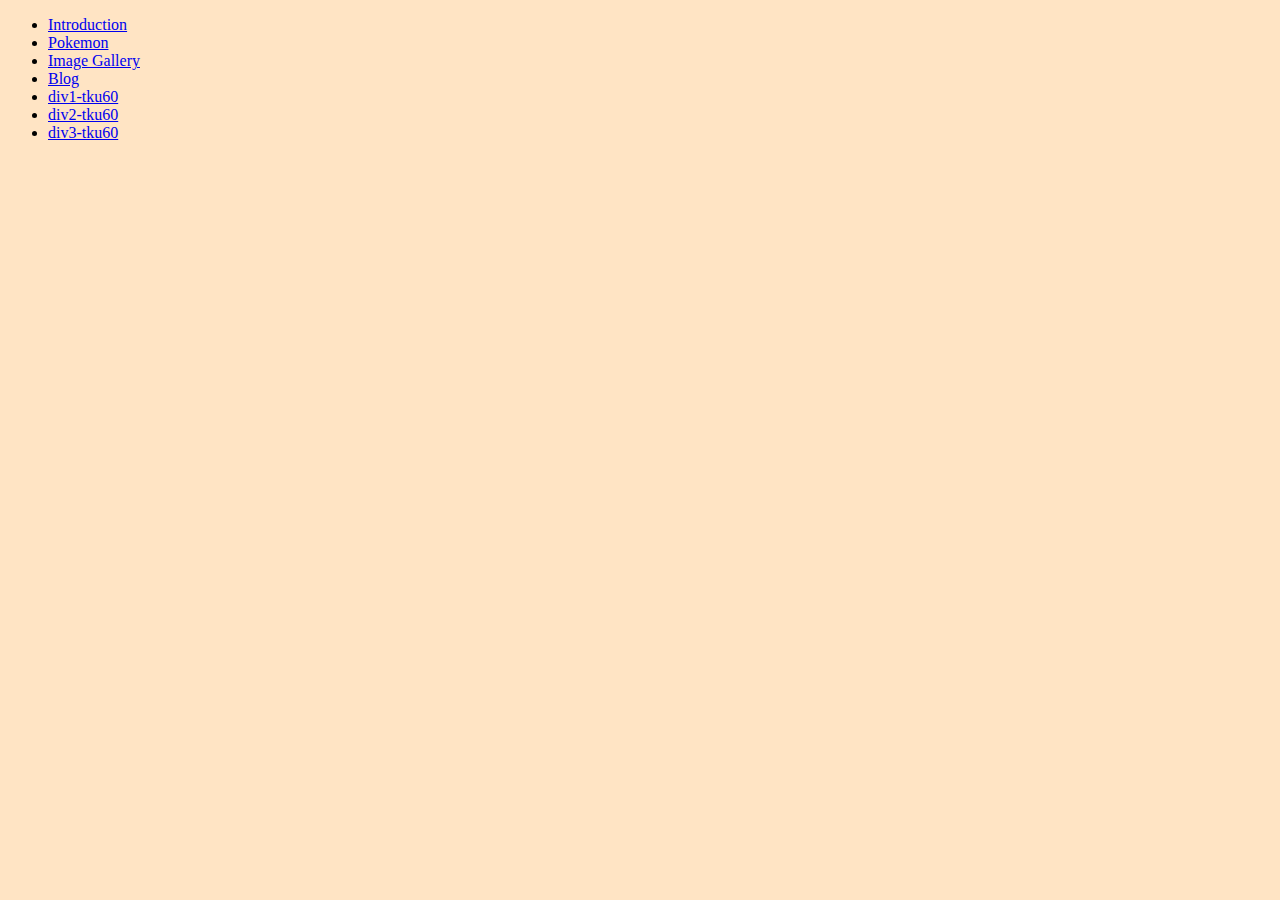
<file: 1091-1N-demo-209410306-main/index.html>
<!DOCTYPE html>
<html lang="en">
  <head>
    <meta charset="UTF-8" />
    <meta name="viewport" content="width=device-width, initial-scale=1.0" />
    <title>109 class demo</title>
    <link rel="stylesheet" href="./index.css" />
  </head>
  <body>
    <div class="container">
      <ul>
        <li><a href="./w01-intro-pokemon/index.html"> Introduction</a></li>
        <li><a href="./w01-intro-pokemon/pokemon.html"> Pokemon</a></li>
        <li><a href="./w02-blog/blog.html"> Image Gallery</a></li>
        <li><a href="./w02-imgGallery/imgGallery.html"> Blog</a></li>
        <li><a href="./w03-div/div.html"> div1-tku60</a></li>
        <li><a href="./w03-div-tku60/div_tku60.html"> div2-tku60 </a></li>
        <li><a href="./w04-div-tku60/div_tku60.html"> div3-tku60 </a></li>
      
      </ul>
    </div>
  </body>
</html>
</file>
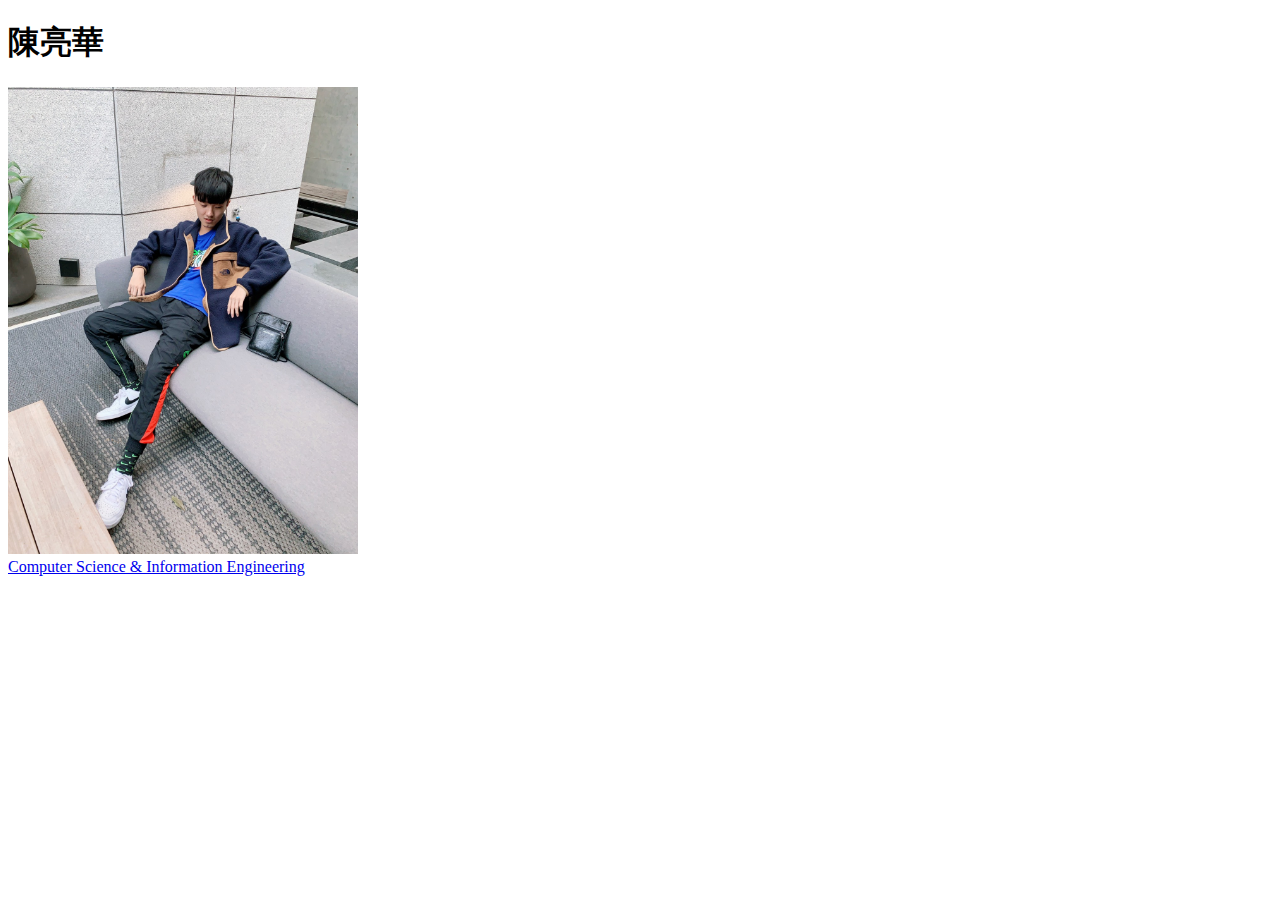
<file: 1091-1N-demo-209410306-main/w01-intro-pokemon/index.html>
<!DOCTYPE html>
<html lang="en">
  <head>
    <meta charset="UTF-8" />
    <meta name="viewport" content="width=device-width, initial-scale=1.0" />
    <title>Introduction</title>
  </head>
  <body>
    <div>
      <h1>陳亮華</h1>
      <img src="./陳亮華.jpg" width="350px" alt="" /><br />
      <a href="http://www.csie.tku.edu.tw/"
        >Computer Science & Information Engineering</a
      >
    </div>
  </body>
</html>
</file>
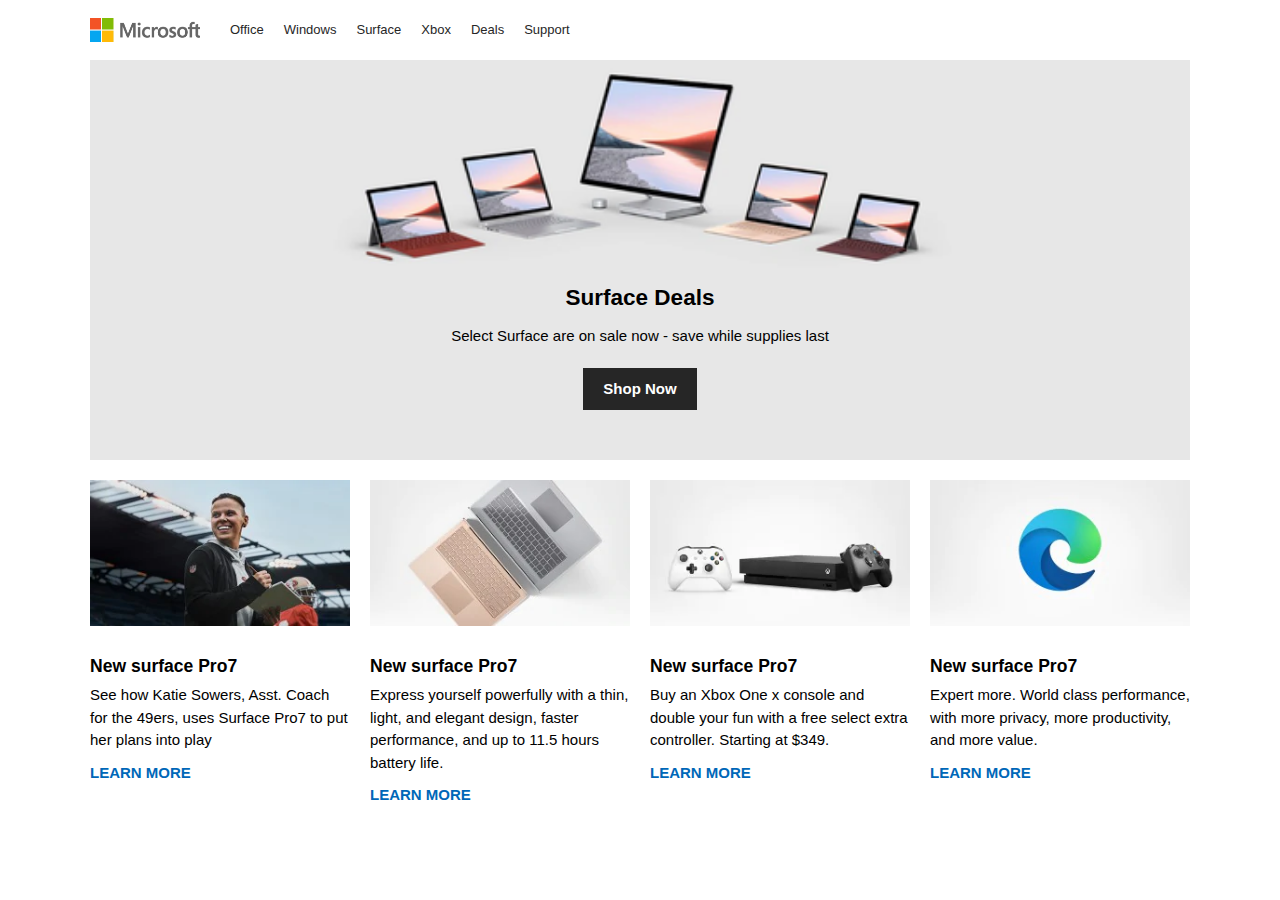
<file: 1091-1N-demo-209410306-main/w07-MSClone/index.html>
<!DOCTYPE html>
<html lang="en">
  <head>
    <meta charset="UTF-8" />
    <meta name="viewport" content="width=device-width, initial-scale=1.0" />
    <title>Micorsoft Clone</title>
    <link
      rel="stylesheet"
      href="https://cdnjs.cloudflare.com/ajax/libs/font-awesome/5.15.1/css/all.min.css"
      integrity="sha512-+4zCK9k+qNFUR5X+cKL9EIR+ZOhtIloNl9GIKS57V1MyNsYpYcUrUeQc9vNfzsWfV28IaLL3i96P9sdNyeRssA=="
      crossorigin="anonymous"
    />
    <link rel="stylesheet" href="style.css" />
  </head>
  <body>
    <div class="menu-btn">
       <i class="fas fa-bars fa-2x"></i>
    </div>
    <div class="container">
      <div class="main-nav">
        <img src="./img/logo.png" alt="Microsoft" class="logo" />

        <ul class="main-menu">
          <li>
            <a href="#">Office</a>
          </li>
          <li>
            <a href="#">Windows</a>
          </li>
          <li>
            <a href="#">Surface</a>
          </li>
          <li>
            <a href="#">Xbox</a>
          </li>
          <li>
            <a href="#">Deals</a>
          </li>
          <li>
            <a href="#">Support</a>
          </li>
        </ul>
        <ul class="right-menu">
          <li class="fas fa-search"></li>
          <li class="fas fa-shopping-cart"></li>
        </ul>
      </div>

      <header class="showcase">
        <h2>Surface Deals</h2>
        <p>Select Surface are on sale now - save while supplies last</p>
        <a href="" class="btn">
          Shop Now <i class="fas fa -chevron-right"></i>
        </a>
      </header>
      <section class="home-cards">
        <div>
          <img src="./img/card1.png" alt="" />
          <h3>New surface Pro7</h3>
          <p>
            See how Katie Sowers, Asst. Coach for the 49ers, uses Surface Pro7
            to put her plans into play
          </p>
          <a href="">Learn More <i class="fas fa-chevron-right"></i></a>
        </div>
        <div>
          <img src="./img/card2.png" alt="" />
          <h3>New surface Pro7</h3>
          <p>
            Express yourself powerfully with a thin, light, and elegant design,
            faster performance, and up to 11.5 hours battery life.
          </p>
          <a href="">Learn More <i class="fas fa-chevron-right"></i></a>
        </div>
        <div>
          <img src="./img/card3.png" alt="" />
          <h3>New surface Pro7</h3>
          <p>
            Buy an Xbox One x console and double your fun with a free select
            extra controller. Starting at $349.
          </p>
          <a href="">Learn More <i class="fas fa-chevron-right"></i></a>
        </div>
        <div>
          <img src="./img/card4.png" alt="" />
          <h3>New surface Pro7</h3>
          <p>
            Expert more. World class performance, with more privacy, more
            productivity, and more value.
          </p>
          <a href="">Learn More <i class="fas fa-chevron-right"></i></a>
        </div>
      </section>
    </div>

    <script src="script.js"></script>
  </body>
</html>
</file>
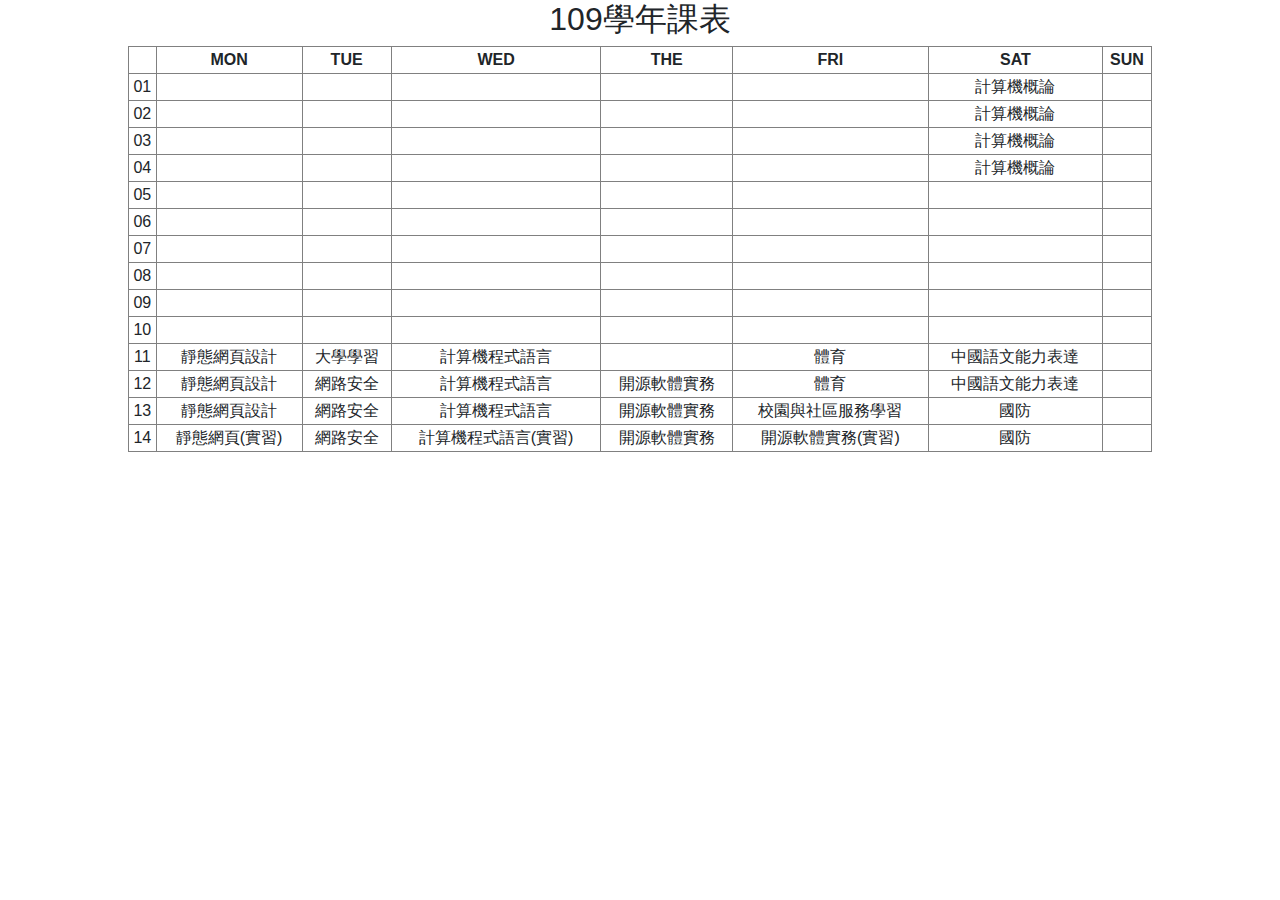
<file: 109課表/109.html>
<!DOCTYPE html>
<html lang="en">

<head>
    <meta charset="UTF-8">
    <meta name="viewport" content="width=device-width, initial-scale=1.0">
    <title>Document</title>
    <link rel="stylesheet" href="https://stackpath.bootstrapcdn.com/bootstrap/4.5.2/css/bootstrap.min.css"
        integrity="sha384-JcKb8q3iqJ61gNV9KGb8thSsNjpSL0n8PARn9HuZOnIxN0hoP+VmmDGMN5t9UJ0Z" crossorigin="anonymous">
</head>

<body>

    <h2 style="text-align:center">109學年課表</h2>
    <table border="1" style="width:80%" align="center">

        <tr align="center">
            <th> </th>
            <th>MON</th>
            <th>TUE</th>
            <th>WED</th>
            <th>THE</th>
            <th>FRI</th>
            <th>SAT</th>
            <th>SUN</th>


        </tr>
        <tr align="center">
            <td> 01 </td>
            <td></td>
            <td></td>
            <td></td>
            <td></td>
            <td></td>
            <td>計算機概論</td>
            <td></td>
        <tr align="center">
            <td>02</td>
            <td></td>
            <td></td>
            <td></td>
            <td></td>
            <td></td>
            <td>計算機概論</td>
            <td></td>
        <tr align="center">
            <td> 03 </td>
            <td></td>
            <td></td>
            <td></td>
            <td></td>
            <td></td>
            <td>計算機概論</td>
            <td></td>
        <tr align="center">
            <td> 04</td>
            <td></td>
            <td></td>
            <td></td>
            <td></td>
            <td></td>
            <td>計算機概論</td>
            <td></td>
        <tr align="center">
            <td> 05</td>
            <td></td>
            <td></td>
            <td></td>
            <td></td>
            <td></td>
            <td></td>
            <td></td>
        </tr>
        <tr align="center">
            <td> 06</td>
            <td></td>
            <td></td>
            <td></td>
            <td></td>
            <td></td>
            <td></td>
            <td></td>
        <tr align="center">
            <td> 07 </td>
            <td></td>
            <td></td>
            <td></td>
            <td></td>
            <td></td>
            <td></td>
            <td></td>
        <tr align="center">
            <td>08</td>
            <td></td>
            <td></td>
            <td></td>
            <td></td>
            <td></td>
            <td></td>
            <td></td>
        <tr align="center">
            <td>09</td>
            <td></td>
            <td></td>
            <td></td>
            <td></td>
            <td></td>
            <td></td>
            <td></td>
        <tr align="center">
            <td> 10</td>
            <td></td>
            <td></td>
            <td></td>
            <td></td>
            <td></td>
            <td></td>
            <td></td>
        <tr align="center">
            <td> 11</td>
            <td>靜態網頁設計</td>
            <td>大學學習</td>
            <td>計算機程式語言</td>
            <td></td>
            <td>體育</td>
            <td>中國語文能力表達</td>
            <td></td>

        <tr align="center">
            <td> 12</td>
            <td>靜態網頁設計</td>
            <td>網路安全</td>
            <td>計算機程式語言</td>
            <td>開源軟體實務</td>
            <td>體育</td>
            <td>中國語文能力表達</td>
            <td></td>
        <tr align="center">
            <td> 13</td>
            <td>靜態網頁設計</td>
            <td>網路安全</td>
            <td>計算機程式語言</td>
            <td>開源軟體實務</td>
            <td>校園與社區服務學習</td>
            <td>國防</td>
            <td></td>
        <tr align="center">
            <td> 14</td>
            <td>靜態網頁(實習)</td>
            <td>網路安全</td>
            <td>計算機程式語言(實習)</td>
            <td>開源軟體實務</td>
            <td>開源軟體實務(實習)</td>
            <td>國防</td>
            <td></td>
    </table>

</body>

</html>
</file>
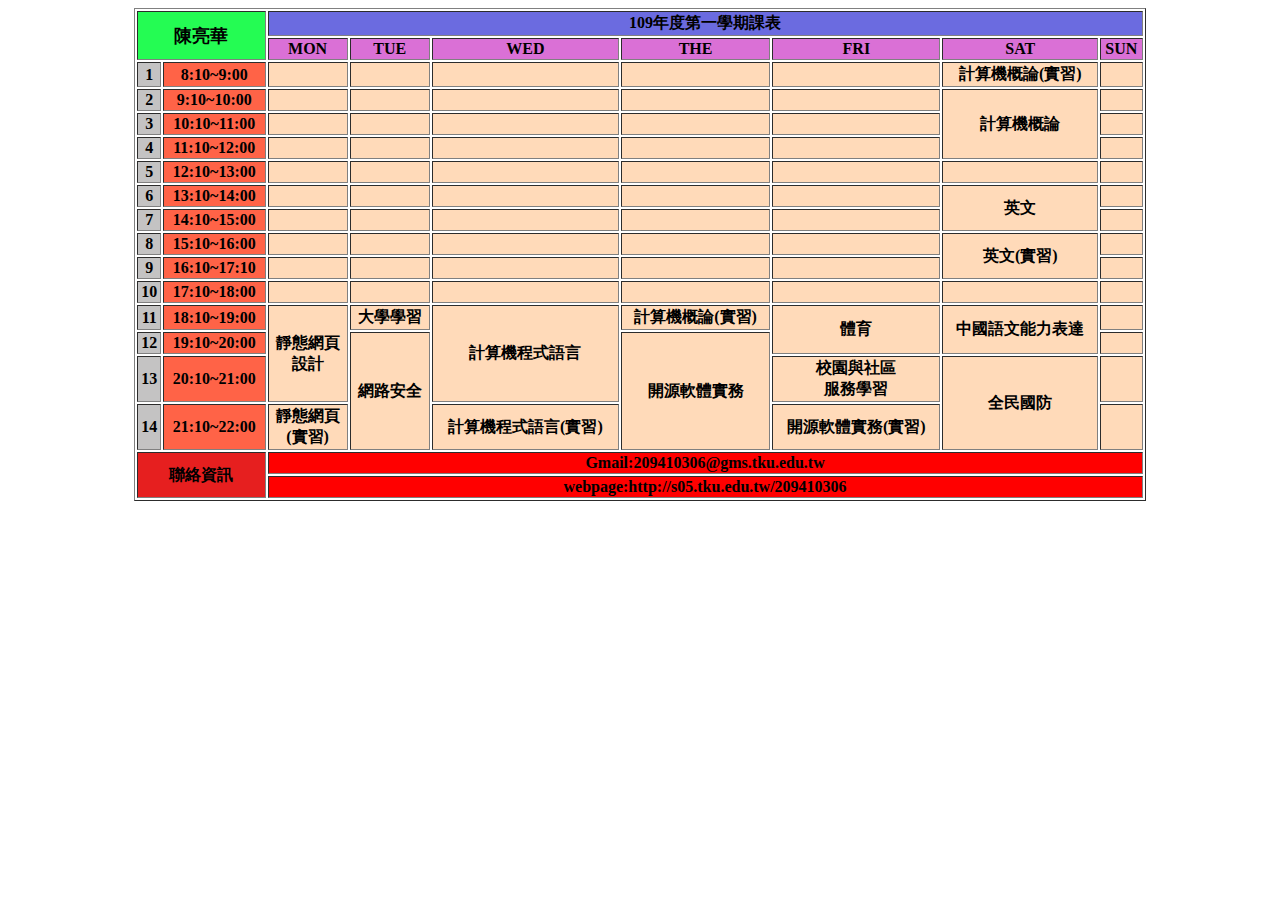
<file: p1/myclass_06.html>
<!DOCTYPE html>
<html lang="en">
  <head>
    <meta charset="UTF-8" />
    <meta name="viewport" content="width=device-width, initial-scale=1.0" />
    <link rel="stylesheet" href="./myclass_06.css">
    <title>Myclass</title>
    
    
    
  </head>

  <body>
    <table border="1" style="width: 80%" align="center">
      <tr align="center">
        <th colspan="2" class="陳亮華" rowspan="2">陳亮華</th>
        <th class="標題" colspan="7">109年度第一學期課表</th>
      </tr>

      <tr align="center">
        <th class="星期">MON</th>
        <th class="星期">TUE</th>
        <th class="星期">WED</th>
        <th class="星期">THE</th>
        <th class="星期">FRI</th>
        <th class="星期">SAT</th>
        <th class="星期">SUN</th>
      </tr>
      <tr align="center">
      <td class="a">1</td>
        <th class="數字"> 8:10~9:00</th>
        <td class="課程"></td>
        <td class="課程"></td>
        <td class="課程"></td>
        <td class="課程"></td>
        <td class="課程"></td>
        <td class="課程">計算機概論(實習)</td>
        <td class="課程"></td>
      </tr>

      <tr align="center">
        <td  class="a">2</td>
        <td class="數字"> 9:10~10:00</td>
        <td class="課程"></td>
        <td class="課程"></td>
        <td class="課程"></td>
        <td class="課程"></td>
        <td class="課程"></td>
        <td class="課程" rowspan="3">計算機概論</td>
        <td class="課程"></td>
      </tr>

      <tr align="center">
        <td  class="a">3</td>
        <td class="數字"> 10:10~11:00</td>
        <td class="課程"></td>
        <td class="課程"></td>
        <td class="課程"></td>
        <td class="課程"></td>
        <td class="課程"></td>
        <td class="課程"></td>
      </tr>

      <tr align="center">
        <td  class="a">4</td>
        <td class="數字"> 11:10~12:00</td>
        <td class="課程"></td>
        <td class="課程"></td>
        <td class="課程"></td>
        <td class="課程"></td>
        <td class="課程"></td>
        <td class="課程"></td>
      </tr>

      <tr align="center">
        <td  class="a">5</td>
        <td class="數字"> 12:10~13:00</td>
        <td class="課程"></td>
        <td class="課程"></td>
        <td class="課程"></td>
        <td class="課程"></td>
        <td class="課程"></td>
        <td class="課程"></td>
        <td class="課程"></td>
      </tr>
      <tr align="center">
       <td  class="a">6</td>
        <td class="數字"> 13:10~14:00</td>
        <td class="課程"></td>
        <td class="課程"></td>
        <td class="課程"></td>
        <td class="課程"></td>
        <td class="課程"></td>
        <td class="課程" rowspan="2">英文</td>
        <td class="課程"></td>
      </tr>

      <tr align="center">
        <td  class="a">7</td>
        <td class="數字"> 14:10~15:00</td>
        <td class="課程"></td>
        <td class="課程"></td>
        <td class="課程"></td>
        <td class="課程"></td>
        <td class="課程"></td>
        <td class="課程"></td>
      </tr>

      <tr align="center">
       <td  class="a">8</td>
        <td class="數字"> 15:10~16:00</td>
        <td class="課程"></td>
        <td class="課程"></td>
        <td class="課程"></td>
        <td class="課程"></td>
        <td class="課程"></td>
        <td class="課程" rowspan="2">英文(實習)</td>
        <td class="課程"></td>
      </tr>

      <tr align="center">
        <td class="a">9</td>
        <td class="數字"> 16:10~17:10</td>
        <td class="課程"></td>
        <td class="課程"></td>
        <td class="課程"></td>
        <td class="課程"></td>
        <td class="課程"></td>
        <td class="課程"></td>
      </tr>

      <tr align="center">
        <td  class="a">10</td>
        <td class="數字"> 17:10~18:00</td>
        <td class="課程"></td>
        <td class="課程"></td>
        <td class="課程"></td>
        <td class="課程"></td>
        <td class="課程"></td>
        <td class="課程"></td>
        <td class="課程"></td>
      </tr>

      <tr align="center">
        <td  class="a">11</td>
        <td class="數字"> 18:10~19:00</td>
        <td  class="課程"rowspan="3">靜態網頁<br />設計</td>
        <td class="課程">大學學習</td>
        <td class="課程"   rowspan="3">計算機程式語言</td>
        <td class="課程">計算機概論(實習)</td>
        <td class="課程" rowspan="2">體育</td>
        <td class="課程" rowspan="2">中國語文能力表達</td>
        <td class="課程"></td>
      </tr>

      <tr align="center">
        <td  class="a">12</td>
        <td class="數字"> 19:10~20:00</td>
        <td class="課程" rowspan="3">網路安全</td>
        <td class="課程" rowspan="3">開源軟體實務</td>
        <td class="課程"></td>
      </tr>

      <tr align="center">
        <td  class="a">13</td>
        <td class="數字"> 20:10~21:00</td>
        <td class="課程">校園與社區<br />服務學習</td>
        <td class="課程"  rowspan="2">全民國防</td>

        <td class="課程"></td>
      </tr>

      <tr align="center">
        <td class="a">14</td>
        <td class="數字"> 21:10~22:00</td>
        <td class="課程">靜態網頁<br />(實習)</td>
        <td class="課程">計算機程式語言(實習)</td>
        <td class="課程">開源軟體實務(實習)</td>
        <td class="課程"></td>
      </tr>
      <tr align="center">
        <th class="聯絡" rowspan="2" colspan="2">聯絡資訊</th>
        <td class="信箱" colspan="8">Gmail:209410306@gms.tku.edu.tw</td>
      </tr>
      <tr align="center">
        <td class="網址" colspan="8">webpage:http://s05.tku.edu.tw/209410306</td>
      </tr>
    </table>
  </body>
</html>
</file>
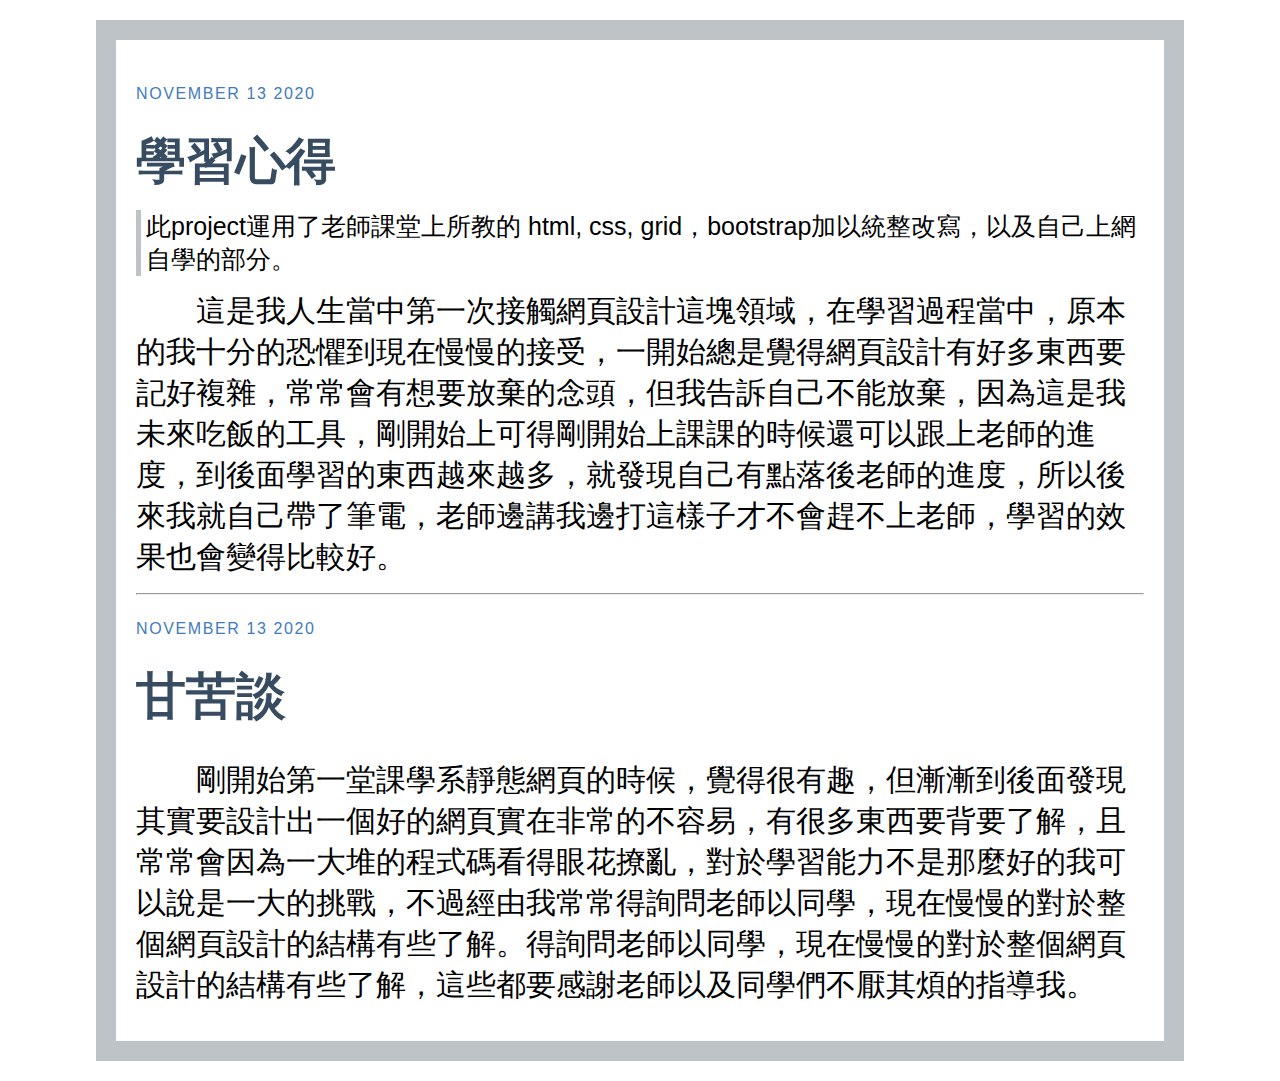
<file: project說明/blog.html>
<!DOCTYPE html>
<html>
  <head>
    <title>Project說明</title>
    <link rel="stylesheet" type="text/css" href="blog.css" />
  </head>
  <body>
    <link
      href="http://fonts.googleapis.com/css?family=Source+Sans+Pro:400,700,400italic|Source+Code+Pro:400,700"
      rel="stylesheet"
      type="text/css"
    />

    <div class="post">
      <div class="date">November 13  2020</div>
      <h2 class="心得">學習心得</h2>

      <p class="quote">
       此project運用了老師課堂上所教的 html, css, grid，bootstrap加以統整改寫，以及自己上網自學的部分。
      </p>

      <p class="post-info">
        這是我人生當中第一次接觸網頁設計這塊領域，在學習過程當中，原本的我十分的恐懼到現在慢慢的接受，一開始總是覺得網頁設計有好多東西要記好複雜，常常會有想要放棄的念頭，但我告訴自己不能放棄，因為這是我未來吃飯的工具，剛開始上可得剛開始上課課的時候還可以跟上老師的進度，到後面學習的東西越來越多，就發現自己有點落後老師的進度，所以後來我就自己帶了筆電，老師邊講我邊打這樣子才不會趕不上老師，學習的效果也會變得比較好。
      </p>

     
      </p>
    </div>

    <hr />

    <div class="post">
      <div class="date">November 13  2020</div>
      <h2 class="甘苦">甘苦談</h2>

      

      <p class="post-info">
       剛開始第一堂課學系靜態網頁的時候，覺得很有趣，但漸漸到後面發現其實要設計出一個好的網頁實在非常的不容易，有很多東西要背要了解，且常常會因為一大堆的程式碼看得眼花撩亂，對於學習能力不是那麼好的我可以說是一大的挑戰，不過經由我常常得詢問老師以同學，現在慢慢的對於整個網頁設計的結構有些了解。得詢問老師以同學，現在慢慢的對於整個網頁設計的結構有些了解，這些都要感謝老師以及同學們不厭其煩的指導我。
      </p>

      <p class="post-info">
        
      </p>
    </div>
  </body>
</html>
</file>
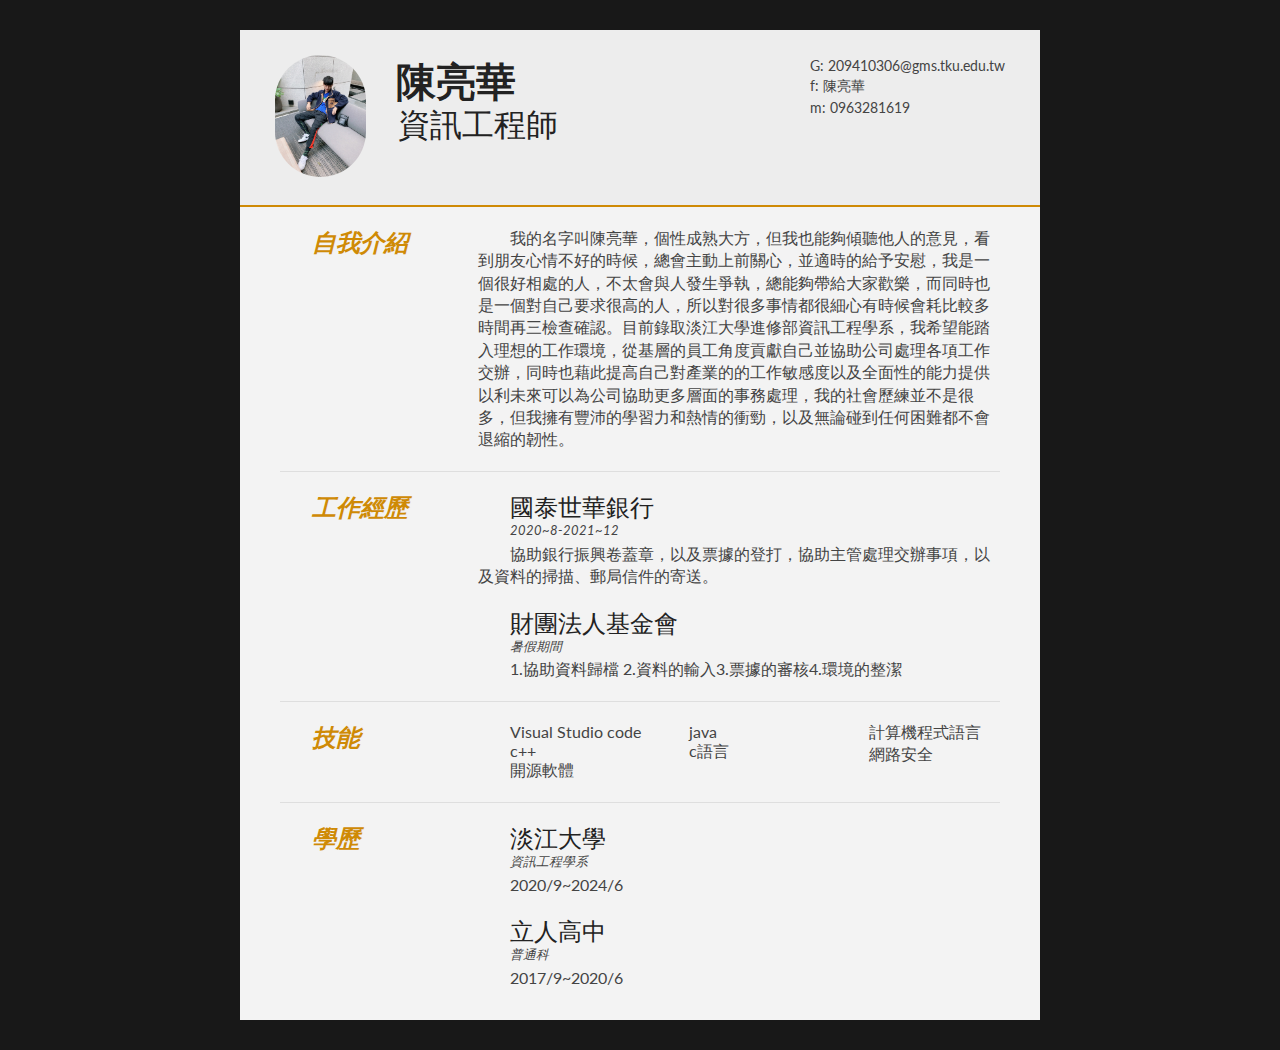
<file: 陳亮華的履歷/陳亮華履歷.html>
<!DOCTYPE html>
<html>
<head>
<title>陳亮華</title>

<meta name="viewport" content="width=device-width"/>
<meta name="description" content="The Curriculum Vitae of Joe Bloggs."/>
<meta charset="UTF-8"> 

<link type="text/css" rel="stylesheet" href="style.css">
<link href='http://fonts.googleapis.com/css?family=Rokkitt:400,700|Lato:400,300' rel='stylesheet' type='text/css'>

<!--[if lt IE 9]>
<script src="//html5shiv.googlecode.com/svn/trunk/html5.js"></script>
<![endif]-->
</head>
<body id="top">
<div id="cv" class="instaFade">
	<div class="mainDetails">
		<div id="headshot" class="quickFade">
			<img src="./陳.jpg" alt="Alan Smith" />
		</div>
		
		<div id="name">
			<h1 class="quickFade delayTwo">陳亮華</h1>
			<h2 class="quickFade delayThree">資訊工程師</h2>
		</div>
		
		<div id="contactDetails" class="quickFade delayFour">
			<ul>
				<li>G: <a href="https://mail.google.com/mail/u/0/#inbox" target="_blank">209410306@gms.tku.edu.tw</a></li>
				<li>f: <a href="https://www.facebook.com/profile.php?id=100003388584955">陳亮華</a></li>
				<li>m: 0963281619</li>
			</ul>
		</div>
		<div class="clear"></div>
	</div>
	
	<div id="mainArea" class="quickFade delayFive">
		<section>
			<article>
				<div class="sectionTitle">
					<h1>自我介紹</h1>
				</div>
				
				<div class="sectionContent">
					<p>  我的名字叫陳亮華，個性成熟大方，但我也能夠傾聽他人的意見，看到朋友心情不好的時候，總會主動上前關心，並適時的給予安慰，我是一個很好相處的人，不太會與人發生爭執，總能夠帶給大家歡樂，而同時也是一個對自己要求很高的人，所以對很多事情都很細心有時候會耗比較多時間再三檢查確認。目前錄取淡江大學進修部資訊工程學系，我希望能踏入理想的工作環境，從基層的員工角度貢獻自己並協助公司處理各項工作交辦，同時也藉此提高自己對產業的的工作敏感度以及全面性的能力提供以利未來可以為公司協助更多層面的事務處理，我的社會歷練並不是很多，但我擁有豐沛的學習力和熱情的衝勁，以及無論碰到任何困難都不會退縮的韌性。</p>
				</div>
			</article>
			<div class="clear"></div>
		</section>
		
		
		<section>
			<div class="sectionTitle">
				<h1>工作經歷</h1>
			</div>
			
			<div class="sectionContent">
				<article>
					<h2>國泰世華銀行</h2>
					<p class="subDetails">2020~8-2021~12</p>
					<p>協助銀行振興卷蓋章，以及票據的登打，協助主管處理交辦事項，以及資料的掃描、郵局信件的寄送。</p>
				</article>
				
				<article>
					<h2>財團法人基金會</h2>
					<p class="subDetails">暑假期間</p>
					<p>1.協助資料歸檔 2.資料的輸入3.票據的審核4.環境的整潔</p>
					
					
				</article>
				
				
			</div>
			<div class="clear"></div>
		</section>
		
		
		<section>
			<div class="sectionTitle">
				<h1>技能</h1>
			</div>
			
			<div class="sectionContent">
				<ul class="keySkills">
					<li></li>
					<li>Visual Studio code</li>
					<li>c++</li>
					<li>開源軟體</li>
					<li>java</li>
					<li>c語言</li>
					<li>計算機程式語言</li>
					<li>網路安全</li>
				</ul>
			</div>
			<div class="clear"></div>
		</section>
		
		
		<section>
			<div class="sectionTitle">
				<h1>學歷</h1>
			</div>
			
			<div class="sectionContent">
				<article>
					<h2>淡江大學</h2>
					<p class="subDetails">資訊工程學系</p>
					<p>2020/9~2024/6</p>
				</article>
				
				<article>
					<h2>立人高中</h2>
					<p class="subDetails">普通科</p>
					<p>2017/9~2020/6</p>
				</article>
			</div>
			<div class="clear"></div>
		</section>
		
	</div>
</div>
<script type="text/javascript">
var gaJsHost = (("https:" == document.location.protocol) ? "https://ssl." : "http://www.");
document.write(unescape("%3Cscript src='" + gaJsHost + "google-analytics.com/ga.js' type='text/javascript'%3E%3C/script%3E"));
</script>
<script type="text/javascript">
var pageTracker = _gat._getTracker("UA-3753241-1");
pageTracker._initData();
pageTracker._trackPageview();
</script>
</body>
</html>
</file>
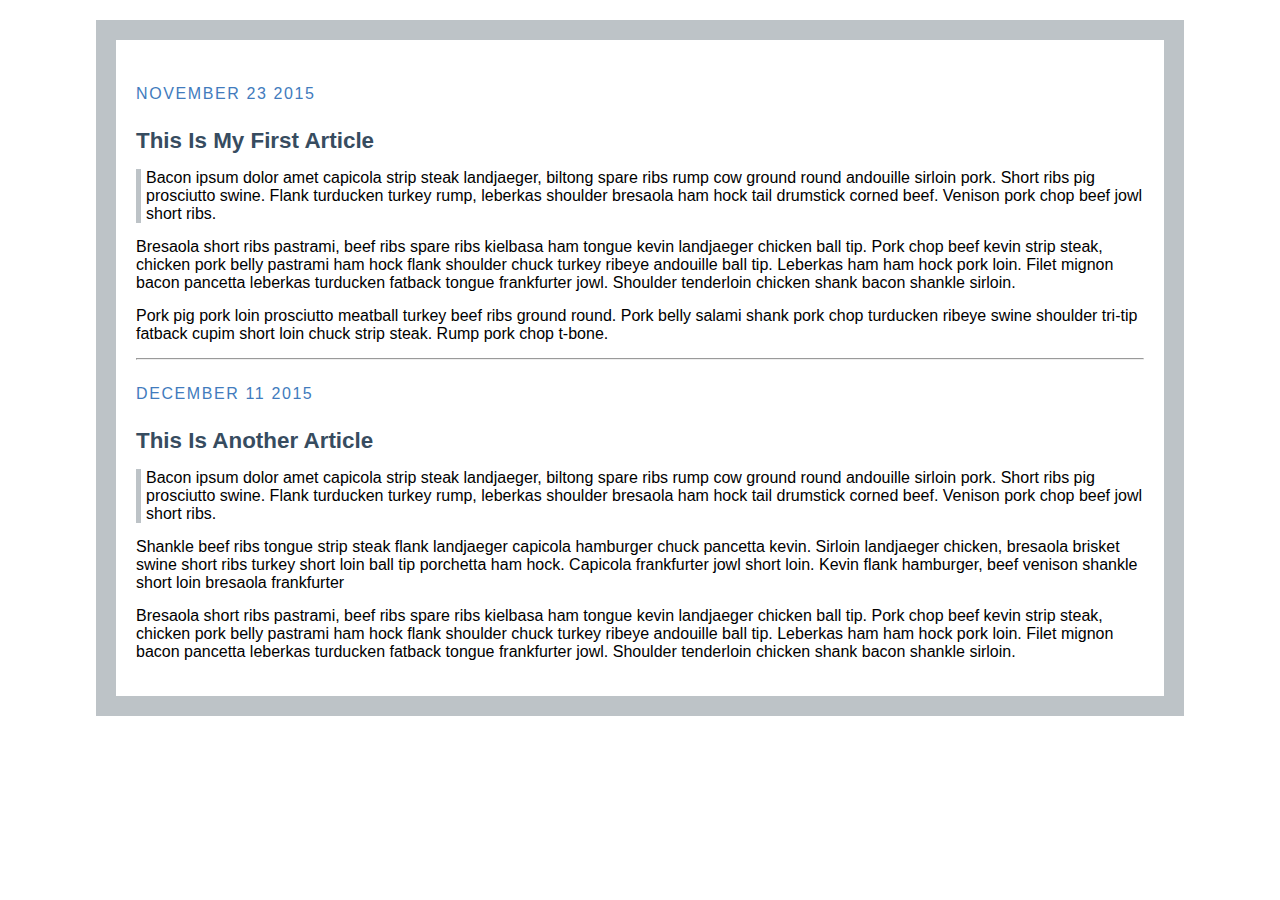
<file: 1091-1N-demo-209410306-main/w02-blog/blog.html>
<!DOCTYPE html>
<html>
  <head>
    <title>My Blog</title>
    <link rel="stylesheet" type="text/css" href="blog.css" />
  </head>
  <body>
    <link
      href="http://fonts.googleapis.com/css?family=Source+Sans+Pro:400,700,400italic|Source+Code+Pro:400,700"
      rel="stylesheet"
      type="text/css"
    />

    <div class="post">
      <div class="date">November 23 2015</div>
      <h2>This Is My First Article</h2>

      <p class="quote">
        Bacon ipsum dolor amet capicola strip steak landjaeger, biltong spare
        ribs rump cow ground round andouille sirloin pork. Short ribs pig
        prosciutto swine. Flank turducken turkey rump, leberkas shoulder
        bresaola ham hock tail drumstick corned beef. Venison pork chop beef
        jowl short ribs.
      </p>

      <p class="post-info">
        Bresaola short ribs pastrami, beef ribs spare ribs kielbasa ham tongue
        kevin landjaeger chicken ball tip. Pork chop beef kevin strip steak,
        chicken pork belly pastrami ham hock flank shoulder chuck turkey ribeye
        andouille ball tip. Leberkas ham ham hock pork loin. Filet mignon bacon
        pancetta leberkas turducken fatback tongue frankfurter jowl. Shoulder
        tenderloin chicken shank bacon shankle sirloin.
      </p>

      <p class="post-info">
        Pork pig pork loin prosciutto meatball turkey beef ribs ground round.
        Pork belly salami shank pork chop turducken ribeye swine shoulder
        tri-tip fatback cupim short loin chuck strip steak. Rump pork chop
        t-bone.
      </p>
    </div>

    <hr />

    <div class="post">
      <div class="date">December 11 2015</div>
      <h2>This Is Another Article</h2>

      <p class="quote">
        Bacon ipsum dolor amet capicola strip steak landjaeger, biltong spare
        ribs rump cow ground round andouille sirloin pork. Short ribs pig
        prosciutto swine. Flank turducken turkey rump, leberkas shoulder
        bresaola ham hock tail drumstick corned beef. Venison pork chop beef
        jowl short ribs.
      </p>

      <p class="post-info">
        Shankle beef ribs tongue strip steak flank landjaeger capicola hamburger
        chuck pancetta kevin. Sirloin landjaeger chicken, bresaola brisket swine
        short ribs turkey short loin ball tip porchetta ham hock. Capicola
        frankfurter jowl short loin. Kevin flank hamburger, beef venison shankle
        short loin bresaola frankfurter
      </p>

      <p class="post-info">
        Bresaola short ribs pastrami, beef ribs spare ribs kielbasa ham tongue
        kevin landjaeger chicken ball tip. Pork chop beef kevin strip steak,
        chicken pork belly pastrami ham hock flank shoulder chuck turkey ribeye
        andouille ball tip. Leberkas ham ham hock pork loin. Filet mignon bacon
        pancetta leberkas turducken fatback tongue frankfurter jowl. Shoulder
        tenderloin chicken shank bacon shankle sirloin.
      </p>
    </div>
  </body>
</html>
</file>
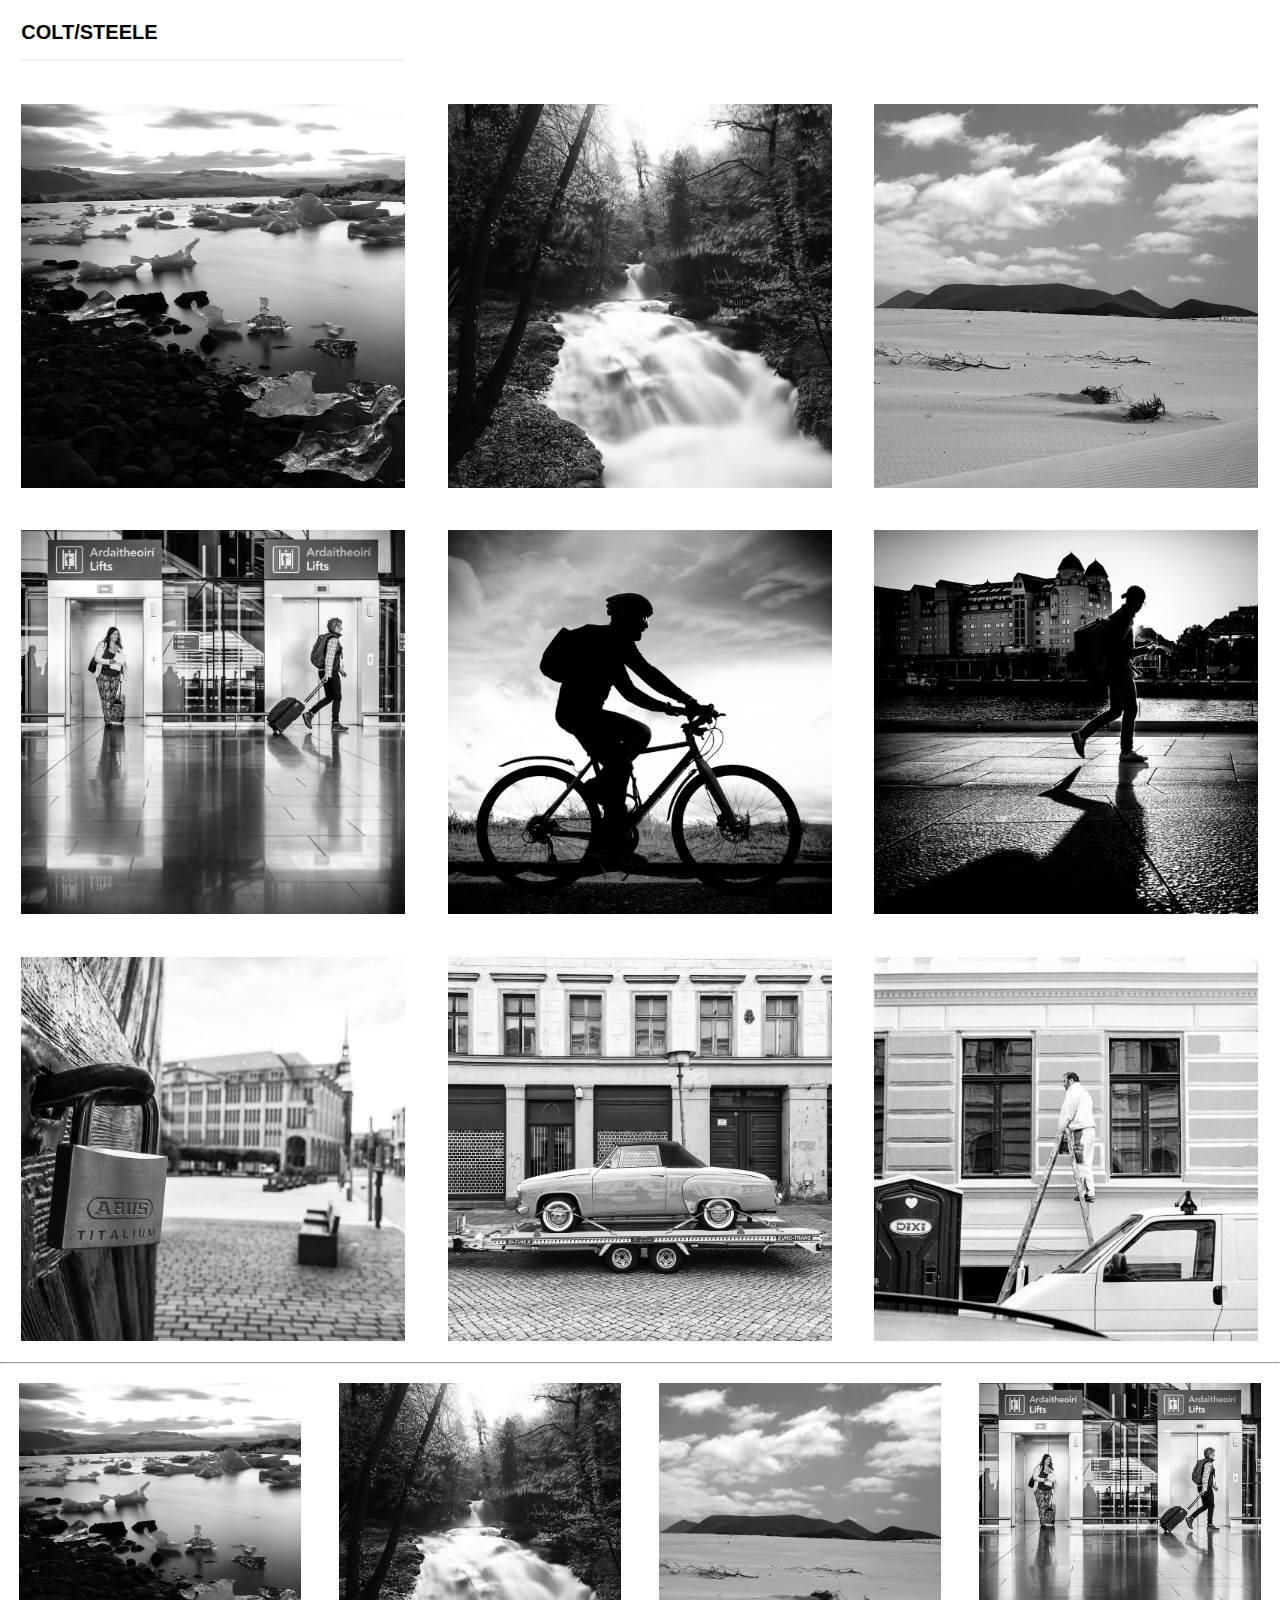
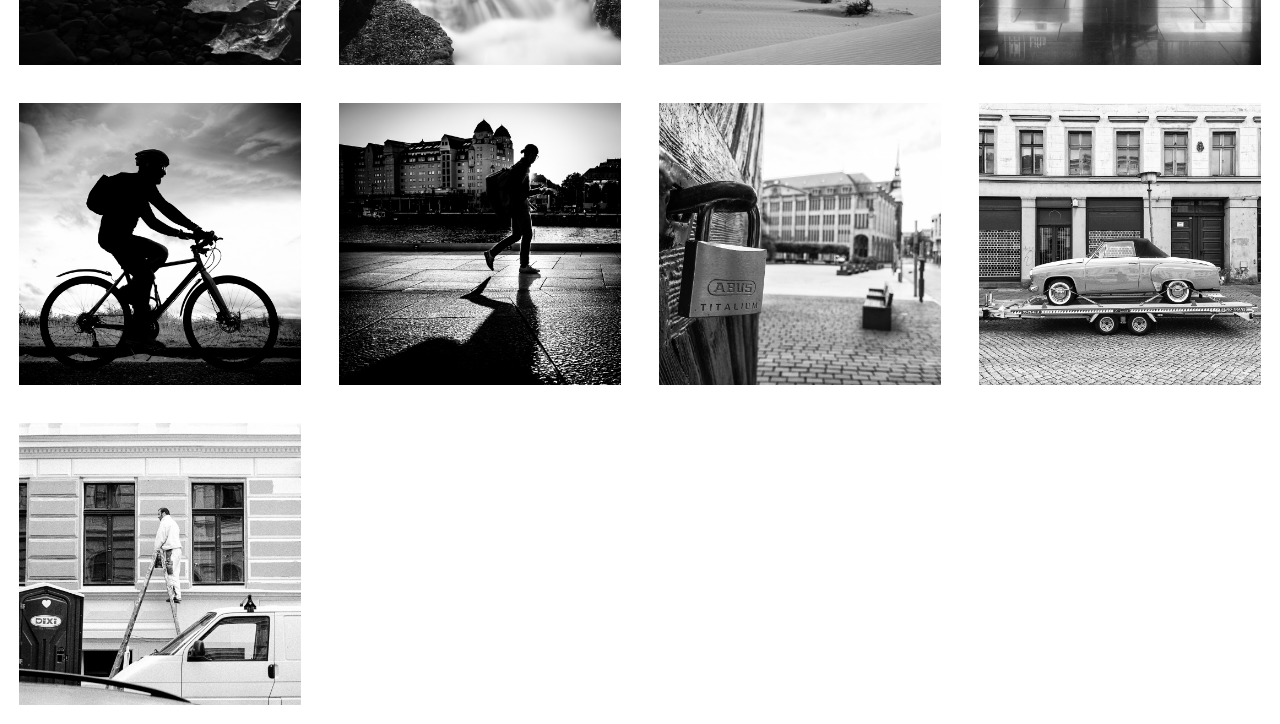
<file: 1091-1N-demo-209410306-main/w02-imgGallery/imgGallery.html>
<!DOCTYPE html>
<html lang="en">
  <head>
    <meta charset="UTF-8" />
    <meta name="viewport" content="width=device-width, initial-scale=1.0" />
    <title>Image Gallery</title>
    <link rel="stylesheet" href="./imgGallery.css" />
  </head>
  <body>
    <p>Colt/Steele</p>
    <div id="line3">
      <img src="./img/img1.jpg" alt="" />
      <img src="./img/img2.jpg" alt="" />
      <img src="./img/img3.jpg" alt="" />
      <img src="./img/img4.jpg" alt="" />
      <img src="./img/img5.jpg" alt="" />
      <img src="./img/img6.jpg" alt="" />
      <img src="./img/img7.jpg" alt="" />
      <img src="./img/img8.jpg" alt="" />
      <img src="./img/img9.jpg" alt="" />
    </div>
    <hr />
    <div id="line4">
      <img src="./img/img1.jpg" alt="" />
      <img src="./img/img2.jpg" alt="" />
      <img src="./img/img3.jpg" alt="" />
      <img src="./img/img4.jpg" alt="" />
      <img src="./img/img5.jpg" alt="" />
      <img src="./img/img6.jpg" alt="" />
      <img src="./img/img7.jpg" alt="" />
      <img src="./img/img8.jpg" alt="" />
      <img src="./img/img9.jpg" alt="" />
    </div>
  </body>
</html>
</file>
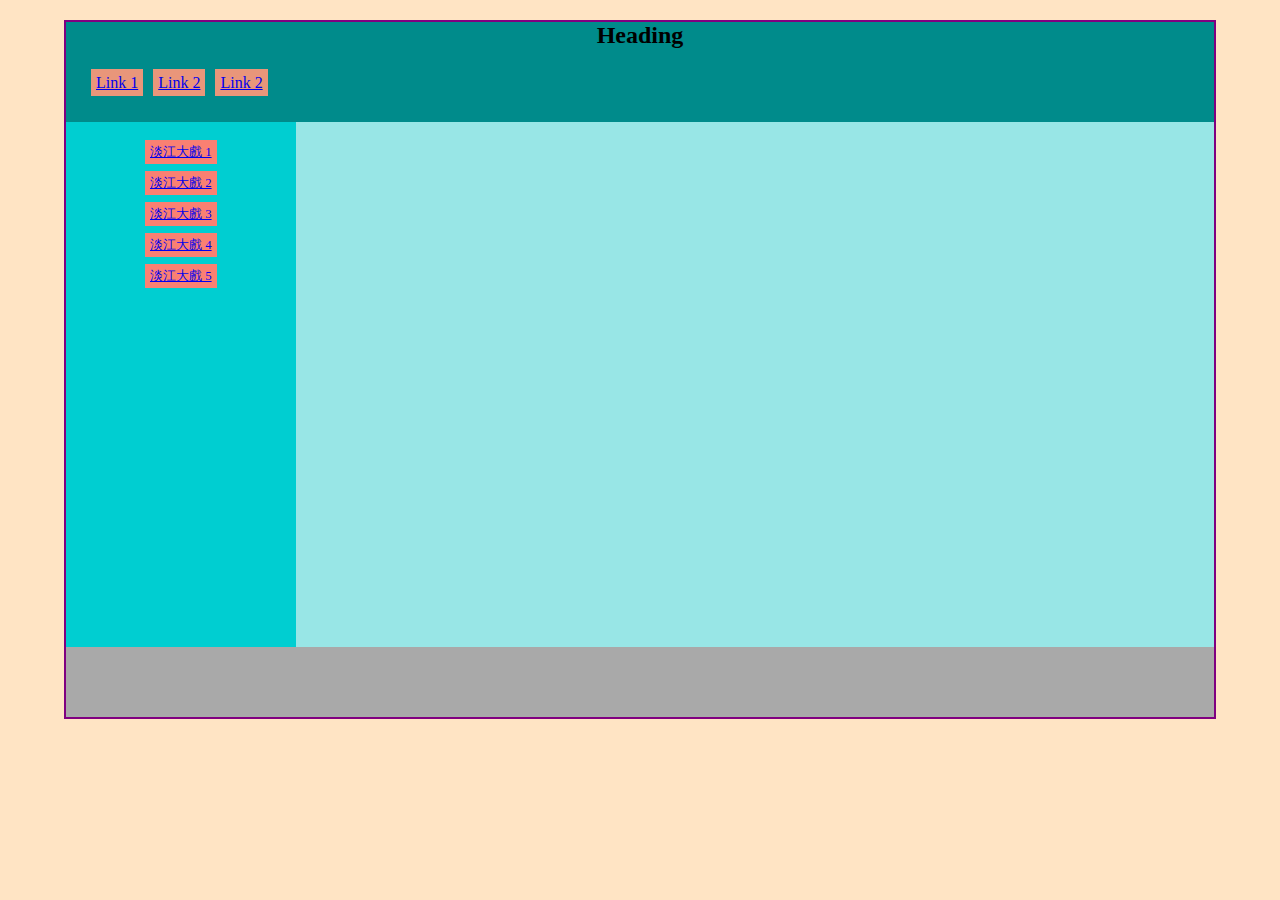
<file: 1091-1N-demo-209410306-main/w04-div-tku60/div_tku60.html>
<!DOCTYPE html>
<html lang="en">
  <head>
    <meta charset="UTF-8" />
    <meta name="viewport" content="width=device-width, initial-scale=1.0" />
    <title>Div Demo</title>
    <link rel="stylesheet" href="./div_tku60.css" />
  </head>
  <body>
    <div id="container">
      <div id="heading">
        <h2>Heading</h2>
        <ul>
          <li>
            <a href="#">Link 1</a>
          </li>
          <li>
            <a href="#">Link 2</a>
          </li>
          <li>
            <a href="#">Link 2</a>
          </li>
        </ul>
      </div>
      <div id="main">
        <aside>
          <ul>
            <li onclick="changeVideo(1)">
              <a href="#">淡江大戲 1</a>
            </li>
            <li onclick="changeVideo(2)">
              <a href="#">淡江大戲 2</a>
            </li>
            <li onclick="changeVideo(3)">
              <a href="#">淡江大戲 3</a>
            </li>
            <li onclick="changeVideo(4)">
              <a href="#">淡江大戲 4</a>
            </li>
            <li onclick="changeVideo(5)">
              <a href="#">淡江大戲 5</a>
            </li>
          </ul>
        </aside>
        <div id="section">
          <div class="video-responsive">
            <div id="player">
              <iframe
                width="560"
                height="315"
                src="https://www.youtube.com/embed/RechrtUxfQc"
                frameborder="0"
                allow="accelerometer; autoplay; clipboard-write; encrypted-media; gyroscope; picture-in-picture"
                allowfullscreen
              ></iframe>
            </div>
          </div>
        </div>
      </div>
      <div id="footer"></div>
    </div>
    <script src="./div-thu60.js"></script>
  </body>
</html>
</file>
<file: 1091-1N-demo-209410306-main/index.css>
body {
  background-color: bisque;
  font-size: 16px;
}
</file>
<file: 1091-1N-demo-209410306-main/w07-MSClone/style.css>
* {
  padding: 0;
  margin: 0;
  box-sizing: border-box;
}

body {
  font-family: 'Segoe UI', Tahoma, Geneva, Verdana, sans-serif;
  background: #fff;
  color: #000;
  font-size: 15px;
  line-height: 1.5;
}

a {
  text-decoration: none;
  color: #262626;
}
ul {
  list-style: none;
}

.container {
  width: 90%;
  max-width: 1100px;
  margin: auto;
}

/* Nav */

.main-nav {
  display: flex;
  justify-content: space-between;
  align-items: center;
  height: 60px;
  padding: 20px 0;
  font-size: 13px;
}

.main-nav .logo {
  width: 110px;
}

.main-nav ul {
  display: flex;
}

.main-nav ul li {
  padding: 0 10px;
}
.main-nav ul li a {
  padding-bottom: 2px;
}

.main-nav ul li a:hover {
  border-bottom: 2px solid #262626;
}

.main-nav ul.main-menu {
  flex: 1;
  margin-left: 20px;
}

.menu-btn {
  cursor: pointer;
  position: absolute;
  top: 20px;
  right: 30px;
  z-index: 2;
  display: none;
}

/* Showcase  */
.showcase {
  width: 100%;
  height: 400px;
  background: url('./img//slide1.png') no-repeat center center/cover;
  display: flex;
  flex-direction: column;
  align-items: center;
  text-align: center;
  justify-content: flex-end;
  margin-bottom: 20px;
  padding: 50px;
}

.showcase h2,
.showcase p {
  margin-bottom: 10px;
}

.showcase .btn {
  margin-top: 10px;
}
.btn {
  cursor: pointer;
  display: inline-block;
  border: 0;
  font-weight: bold;
  padding: 10px 20px;
  background: #262626;
  color: #fff;
  font-size: 15px;
}

.btn:hover {
  opacity: 0.8;
}

/* Home cards */

.home-cards {
  display: grid;
  grid-template-columns: repeat(4, 1fr);
  grid-gap: 20px;
  margin-bottom: 40px;
}

.home-cards img {
  width: 100%;
  margin-bottom: 20px;
}

.home-cards h3 {
  margin-bottom: 5px;
}

.home-cards a {
  display: inline-block;
  padding-top: 10px;
  color: #0067b8;
  font-weight: bold;
  text-transform: uppercase;
}

/* XBox */

.xbox {
  width: 100%;
  height: 350px;
  background: url('./img/xbox.png') no-repeat center center/cover;
  margin-bottom: 20px;
}

.xbox .content {
  width: 40%;
  padding: 50px 0 0 30px;
}

.xbox p {
  margin: 10px 0 20px;
}

@media (max-width: 700px) {
  .menu-btn {
    display: block;
  }

  .menu-btn:hover {
    opacity: 0.5;
  }

  .main-nav ul.right-menu {
    margin-right: 50px;
  }

  .main-nav .main-menu {
    display: block;
    position: absolute;
    top: 0;
    left: 0;
    transform: translateX(-20px);
    background: #f2f2f2;
    width: 50%;
    height: 100%;
    opacity: 0.9;
    padding: 30px;
    transform: translateX(-500px);
  }

  .main-nav ul.main-menu.show {
    transform: translateX(-20px);
  }

  .main-nav ul.main-menu li {
    padding: 10px;
    border-bottom: 1px solid #ccc;
    font-size: 14px;
  }

  .main-nav ul.main-menu li:last-child {
    border-bottom: 0;
  }

  .home-cards {
    grid-template-columns: repeat(2, 1fr);
  }

  .xbox .content p {
    display: none;
  }

  .xbox h2 {
    margin-bottom: 20px;
  }
}

@media (max-width: 500px) {
  .home-cards {
    grid-template-columns: repeat(1, 1fr);
  }
}
</file>
<file: p1/myclass_06.css>
.陳亮華{
  background: rgb(36, 252, 83);
  font-weight: bold;
  font-family: 'Gill Sans', 'Gill Sans MT', Calibri, 'Trebuchet MS', sans-serif;
  font-size: large;
}

 
.數字 {
  background: tomato;
  font-weight: bold;
}

.課程{
  background: peachpuff;
  font-family:cursive;
  font-weight: bold;
}

.標題{
  background: rgb(107, 107, 224);
  font-weight: bold;
}
.星期{
  background:orchid
}
.聯絡{
  background:rgb(230, 31, 31);
}

.網址{
  background: red;
  font-weight: bold;
}

.信箱{
  background: red;
  font-weight: bold;
}

.a{
  background: rgba(77, 74, 74, 0.329);
  font-weight: bold;
}
</file>
<file: project說明/blog.css>
* {
  padding: 0;
  margin: 0;
  box-sizing: border-box;
}

body {
  margin: 20px auto;
  padding: 20px;
  border: 20px solid #bdc3c7;
  width: 85%;
  font-family: Arial, Helvetica, sans-serif;
  font-size: 16px;
}

.date {
  text-transform: uppercase;
  letter-spacing: 0.1rem;
  color: #417bbd;
  padding: 25px 0;
}

h2 {
  font-size: 1.4rem;
  font-weight: bold;
  color: #374c60;
  padding-bottom: 15px;
}

.quote {
  border-left: 5px solid #bdc3c7;
  padding-left: 5px;
  font-size: 25px;
  
}

.post-info {
  margin-top: 15px;
  font-size: 30px;
  text-indent:2em
}

.post {
  margin-bottom: 15px;
}

.心得{
  font-size: 50px;
}
.甘苦{
  font-size: 50px;
}
</file>
<file: 陳亮華的履歷/style.css>
html,body,div,span,object,iframe,h1,h2,h3,h4,h5,h6,p,blockquote,pre,abbr,address,cite,code,del,dfn,em,img,ins,kbd,q,samp,small,strong,sub,sup,var,b,i,dl,dt,dd,ol,ul,li,fieldset,form,label,legend,table,caption,tbody,tfoot,thead,tr,th,td,article,aside,canvas,details,figcaption,figure,footer,header,hgroup,menu,nav,section,summary,time,mark,audio,video {
border:0;
font:inherit;
font-size:100%;
margin:0;
padding:0;
vertical-align:baseline;
}

article,aside,details,figcaption,figure,footer,header,hgroup,menu,nav,section {
display:block;
}

html, body {background: #181818; font-family: 'Lato', helvetica, arial, sans-serif; font-size: 16px; color: #222;}

.clear {clear: both;}

p {
	font-size: 1em;
	line-height: 1.4em;
	margin-bottom: 20px;
	color: #444;
}

#cv {
	width: 90%;
	max-width: 800px;
	background: #f3f3f3;
	margin: 30px auto;
}

.mainDetails {
	padding: 25px 35px;
	border-bottom: 2px solid #cf8a05;
	background: #ededed;
}

#name h1 {
	font-size: 2.5em;
	font-weight: 700;
	font-family: 'Rokkitt', Helvetica, Arial, sans-serif;
	margin-bottom: -6px;
}

#name h2 {
	font-size: 2em;
	margin-left: 2px;
	font-family: 'Rokkitt', Helvetica, Arial, sans-serif;
}

#mainArea {
	padding: 0 40px;
}

#headshot {
	width: 12.5%;
	float: left;
	margin-right: 30px;
}

#headshot img {
	width: 100%;
	height: auto;
	-webkit-border-radius: 50px;
	border-radius: 50px;
}

#name {
	float: left;
}

#contactDetails {
	float: right;
}

#contactDetails ul {
	list-style-type: none;
	font-size: 0.9em;
	margin-top: 2px;
}

#contactDetails ul li {
	margin-bottom: 3px;
	color: #444;
}

#contactDetails ul li a, a[href^=tel] {
	color: #444; 
	text-decoration: none;
	-webkit-transition: all .3s ease-in;
	-moz-transition: all .3s ease-in;
	-o-transition: all .3s ease-in;
	-ms-transition: all .3s ease-in;
	transition: all .3s ease-in;
}

#contactDetails ul li a:hover { 
	color: #cf8a05;
}


section {
	border-top: 1px solid #dedede;
	padding: 20px 0 0;
	text-indent: 2em
}

section:first-child {
	border-top: 0;
}

section:last-child {
	padding: 20px 0 10px;
}

.sectionTitle {
	float: left;
	width: 25%;
}

.sectionContent {
	float: right;
	width: 72.5%;
}

.sectionTitle h1 {
	font-family: 'Rokkitt', Helvetica, Arial, sans-serif;
	font-style: italic;
	font-size: 1.5em;
	color: #cf8a05;
	font-weight: bold;
}

.sectionContent h2 {
	font-family: 'Rokkitt', Helvetica, Arial, sans-serif;
	font-size: 1.5em;
	margin-bottom: -2px;
}

.subDetails {
	font-size: 0.8em;
	font-style: italic;
	margin-bottom: 3px;
}

.keySkills {
	list-style-type: none;
	-moz-column-count:3;
	-webkit-column-count:3;
	column-count:3;
	margin-bottom: 20px;
	font-size: 1em;
	color: #444;
}

.keySkills ul li {
	margin-bottom: 3px;
}

@media all and (min-width: 602px) and (max-width: 800px) {
	#headshot {
		display: none;
	}
	
	.keySkills {
	-moz-column-count:2;
	-webkit-column-count:2;
	column-count:2;
	}
}

@media all and (max-width: 601px) {
	#cv {
		width: 95%;
		margin: 10px auto;
		min-width: 280px;
	}
	
	#headshot {
		display: none;
	}
	
	#name, #contactDetails {
		float: none;
		width: 100%;
		text-align: center;
	}
	
	.sectionTitle, .sectionContent {
		float: none;
		width: 100%;
	}
	
	.sectionTitle {
		margin-left: -2px;
		font-size: 1.25em;
	}
	
	.keySkills {
		-moz-column-count:2;
		-webkit-column-count:2;
		column-count:2;
	}
}

@media all and (max-width: 480px) {
	.mainDetails {
		padding: 15px 15px;
	}
	
	section {
		padding: 15px 0 0;
	}
	
	#mainArea {
		padding: 0 25px;
	}

	
	.keySkills {
	-moz-column-count:1;
	-webkit-column-count:1;
	column-count:1;
	}
	
	#name h1 {
		line-height: .8em;
		margin-bottom: 4px;
	}
}

@media print {
    #cv {
        width: 100%;
    }
}

@-webkit-keyframes reset {
	0% {
		opacity: 0;
	}
	100% {
		opacity: 0;
	}
}

@-webkit-keyframes fade-in {
	0% {
		opacity: 0;
	}
	40% {
		opacity: 0;
	}
	100% {
		opacity: 1;
	}
}

@-moz-keyframes reset {
	0% {
		opacity: 0;
	}
	100% {
		opacity: 0;
	}
}

@-moz-keyframes fade-in {
	0% {
		opacity: 0;
	}
	40% {
		opacity: 0;
	}
	100% {
		opacity: 1;
	}
}

@keyframes reset {
	0% {
		opacity: 0;
	}
	100% {
		opacity: 0;
	}
}

@keyframes fade-in {
	0% {
		opacity: 0;
	}
	40% {
		opacity: 0;
	}
	100% {
		opacity: 1;
	}
}

.instaFade {
    -webkit-animation-name: reset, fade-in;
    -webkit-animation-duration: 1.5s;
    -webkit-animation-timing-function: ease-in;
	
	-moz-animation-name: reset, fade-in;
    -moz-animation-duration: 1.5s;
    -moz-animation-timing-function: ease-in;
	
	animation-name: reset, fade-in;
    animation-duration: 1.5s;
    animation-timing-function: ease-in;
}

.quickFade {
    -webkit-animation-name: reset, fade-in;
    -webkit-animation-duration: 2.5s;
    -webkit-animation-timing-function: ease-in;
	
	-moz-animation-name: reset, fade-in;
    -moz-animation-duration: 2.5s;
    -moz-animation-timing-function: ease-in;
	
	animation-name: reset, fade-in;
    animation-duration: 2.5s;
    animation-timing-function: ease-in;
}
 
.delayOne {
	-webkit-animation-delay: 0, .5s;
	-moz-animation-delay: 0, .5s;
	animation-delay: 0, .5s;
}

.delayTwo {
	-webkit-animation-delay: 0, 1s;
	-moz-animation-delay: 0, 1s;
	animation-delay: 0, 1s;
}

.delayThree {
	-webkit-animation-delay: 0, 1.5s;
	-moz-animation-delay: 0, 1.5s;
	animation-delay: 0, 1.5s;
}

.delayFour {
	-webkit-animation-delay: 0, 2s;
	-moz-animation-delay: 0, 2s;
	animation-delay: 0, 2s;
}

.delayFive {
	-webkit-animation-delay: 0, 2.5s;
	-moz-animation-delay: 0, 2.5s;
	animation-delay: 0, 2.5s;
}
</file>
<file: 1091-1N-demo-209410306-main/w02-blog/blog.css>
* {
  padding: 0;
  margin: 0;
  box-sizing: border-box;
}

body {
  margin: 20px auto;
  padding: 20px;
  border: 20px solid #bdc3c7;
  width: 85%;
  font-family: Arial, Helvetica, sans-serif;
  font-size: 16px;
}

.date {
  text-transform: uppercase;
  letter-spacing: 0.1rem;
  color: #417bbd;
  padding: 25px 0;
}

h2 {
  font-size: 1.4rem;
  font-weight: bold;
  color: #374c60;
  padding-bottom: 15px;
}

.quote {
  border-left: 5px solid #bdc3c7;
  padding-left: 5px;
}

.post-info {
  margin-top: 15px;
}

.post {
  margin-bottom: 15px;
}
</file>
<file: 1091-1N-demo-209410306-main/w02-imgGallery/imgGallery.css>
* {
  padding: 0;
  margin: 0;
  box-sizing: border-box;
}

#line3,
#line4 {
  display: flex;
  flex-wrap: wrap;
}

#line3 img {
  width: 30%;
  margin: 1.66%;
}

#line4 img {
  width: 22%;
  margin: 1.5%;
}

p {
  text-transform: uppercase;
  font-family: Arial, Helvetica, sans-serif;
  font-size: 20px;
  font-weight: 600;
  border-bottom: 2px solid #f1f1f1;
  padding-bottom: 15px;
  width: 30%;
  margin: 1.66%;
}
</file>
<file: 1091-1N-demo-209410306-main/w04-div-tku60/div_tku60.css>
* {
  padding: 0;
  margin: 0;
  box-sizing: border-box;
}

body {
  background-color: bisque;
  font-size: 16px;
}

#container {
  width: 90%;
  border: 2px solid purple;
  margin: 20px auto;
}

#heading {
  width: 100%;
  height: 100px;
  background-color: darkcyan;
  text-align: center;
}

#heading ul {
  display: flex;
  margin-top: 25px;
  padding-left: 20px;
}

#heading li {
  list-style-type: none;
  padding: 0px 5px 10px 5px;
  font-size: 0.9 rem;
}

#heading ul a {
  background-color: darksalmon;
  padding: 5px;
}

#heading ul a:hover {
  background-color: crimson;
}

#main {
  display: flex;
  background-color: darkturquoise;
}

#main ul {
  display: flex;
  flex-direction: column;
  margin-top: 15px;
}

#main li {
  list-style-type: none;
  text-align: center;
  margin: 7px;
  font-size: 0.8rem;
}

#main ul a {
  background-color: salmon;
  padding: 5px;
}

#main ul a:hover {
  background-color: crimson;
}

aside {
  width: 20%;
  height: 100%;
  background-color: darkturquoise;
}

#section {
  width: 80%;
  height: 100%;
  background-color: rgb(152, 230, 230);
  padding: 10px;
}

#footer {
  width: 100%;
  height: 70px;
  background-color: darkgray;
}

.video-responsive {
  overflow: hidden;
  padding-bottom: 56.25%;
  position: relative;
  height: 0;
}

.video-responsive iframe {
  left: 0;
  top: 0;
  height: 100%;
  width: 100%;
  position: absolute;
}
</file>
